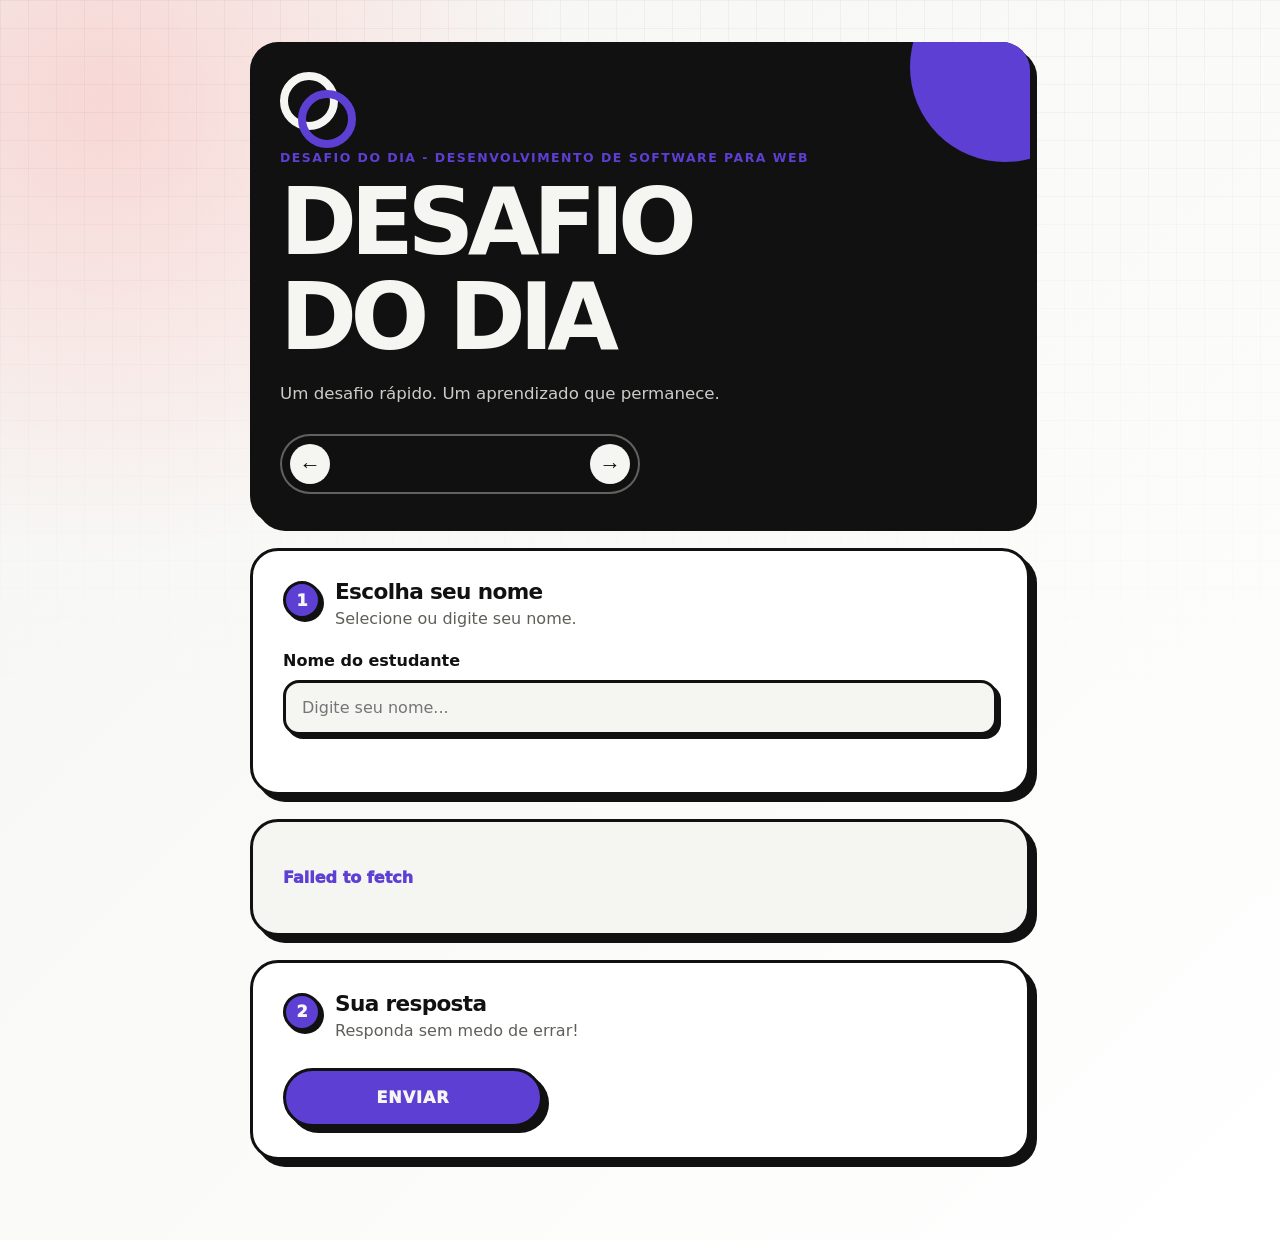
<file: index.html>
<!doctype html>
<html lang="pt-BR">
<head>
  <meta charset="utf-8">
  <title>Desafio do Dia - Desenvolvimento de Software para Web</title>
  <meta name="viewport" content="width=device-width, initial-scale=1">
  <link rel="stylesheet" href="./style.css">
  <style>
    
  </style>
</head>
<body>
  <main class="app-shell">
    <section class="hero">
      <div class="brand-mark" aria-hidden="true">
        <span></span>
        <span></span>
      </div>

      <p class="eyebrow">Desafio do Dia - Desenvolvimento de Software para Web</p>
      <h1>Desafio do Dia</h1>
      <p class="subtitle">
        Um desafio rápido. Um aprendizado que permanece.
      </p>

      <div class="challenge-date-nav" aria-label="Navegação entre os dias">
        <button type="button" class="date-arrow" id="previous-day" aria-label="Dia anterior">&#8592;</button>
        <time id="challenge-date" datetime=""></time>
        <button type="button" class="date-arrow" id="next-day" aria-label="Próximo dia">&#8594;</button>
      </div>
    </section>

    <section class="student-card">
      <div class="section-heading">
        <span class="step-badge">1</span>
        <div>
          <h2>Escolha seu nome</h2>
          <p>Selecione ou digite seu nome.</p>
        </div>
      </div>

      <label for="student-input">Nome do estudante</label>
      <input id="student-input" type="text" autocomplete="off" placeholder="Digite seu nome...">
      <ul id="student-suggestions" class="suggestions"></ul>
      <p id="student-status" class="hint"></p>
    </section>

    <section id="challenge" class="challenge-card"></section>

    <section class="answer-card">
      <div class="section-heading">
        <span class="step-badge">2</span>
        <div>
          <h2>Sua resposta</h2>
          <p>Responda sem medo de errar!</p>
        </div>
      </div>

      <form id="response-form"></form>
      <div id="form-message" class="form-message hidden" role="status" aria-live="polite"></div>
      <button id="submit-button" type="button">Enviar</button>
    </section>

    <section id="feedback" class="feedback-card hidden"></section>
  </main>

  <script type="module" src="./app.js"></script>
</body>
</html>
</file>
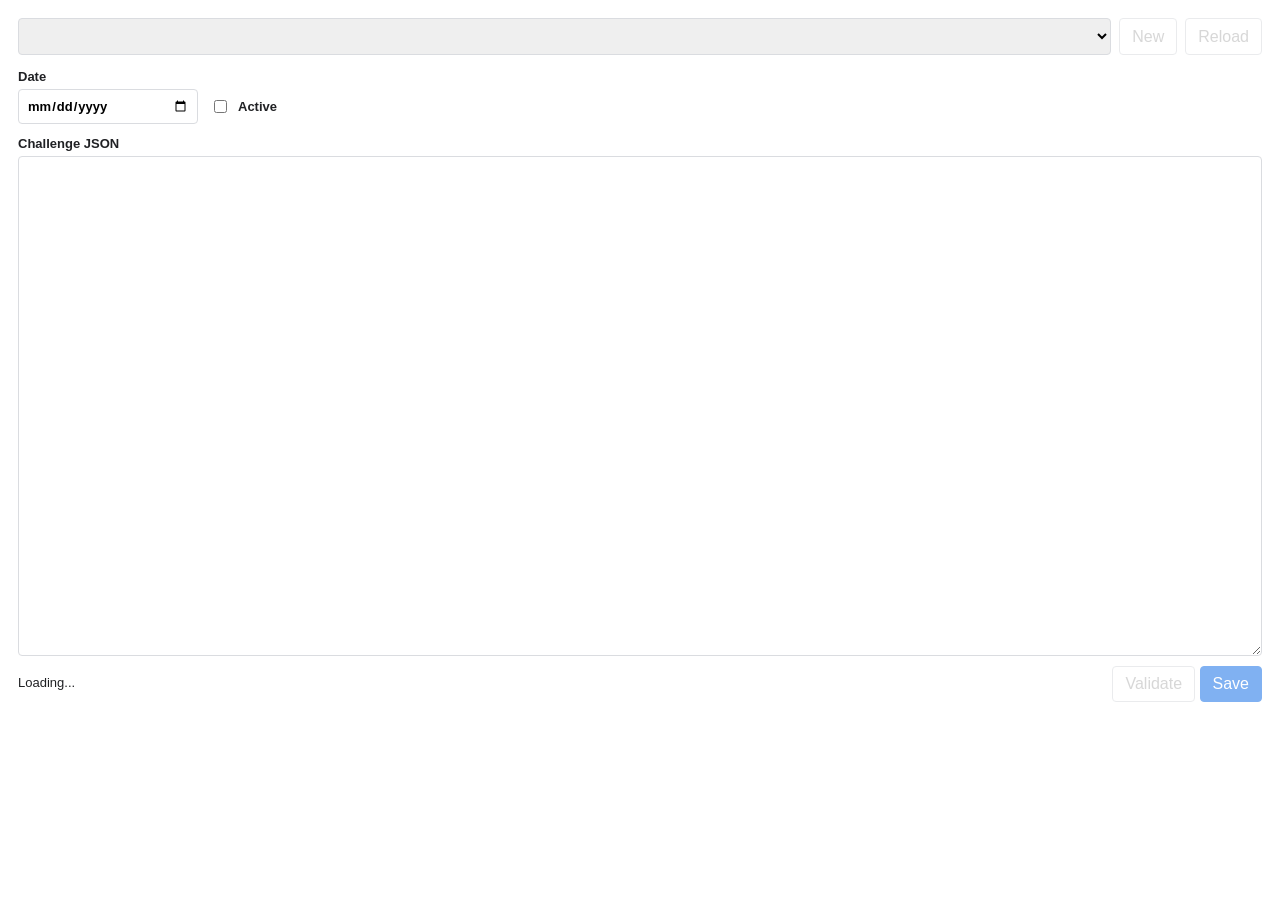
<file: backend/ChallengeEditor.html>
<!doctype html>
<html>
<head>
  <base target="_top">
  <style>
    * { box-sizing: border-box; }
    body { font-family: Arial, sans-serif; margin: 0; padding: 18px; color: #202124; }
    .toolbar { display: grid; grid-template-columns: 1fr auto auto; gap: 8px; margin-bottom: 14px; }
    .meta { display: grid; grid-template-columns: 180px 1fr; gap: 12px; align-items: end; margin-bottom: 12px; }
    label { display: grid; gap: 5px; font-size: 13px; font-weight: 600; }
    select, input, textarea, button { font: inherit; }
    select, input[type="date"] { width: 100%; padding: 8px; border: 1px solid #dadce0; border-radius: 4px; }
    .active-field { display: flex; align-items: center; gap: 8px; padding-bottom: 8px; }
    textarea { width: 100%; height: 500px; resize: vertical; padding: 10px; border: 1px solid #dadce0; border-radius: 4px; font-family: ui-monospace, SFMono-Regular, Menlo, Consolas, monospace; font-size: 12px; line-height: 1.45; }
    button { padding: 8px 12px; border: 1px solid #dadce0; border-radius: 4px; background: #fff; cursor: pointer; }
    button.primary { background: #1a73e8; color: #fff; border-color: #1a73e8; }
    button:disabled { opacity: .55; cursor: default; }
    .footer { display: flex; align-items: center; justify-content: space-between; gap: 12px; margin-top: 10px; }
    #status { font-size: 13px; min-height: 18px; }
    .success { color: #137333; }
    .error { color: #b3261e; }
  </style>
</head>
<body>
  <div class="toolbar">
    <select id="challenge-select" aria-label="Challenge"></select>
    <button id="new-button" type="button">New</button>
    <button id="reload-button" type="button">Reload</button>
  </div>

  <div class="meta">
    <label>
      Date
      <input id="date-input" type="date">
    </label>
    <label class="active-field">
      <input id="active-input" type="checkbox">
      Active
    </label>
  </div>

  <label>
    Challenge JSON
    <textarea id="json-input" spellcheck="false"></textarea>
  </label>

  <div class="footer">
    <div id="status"></div>
    <div>
      <button id="validate-button" type="button">Validate</button>
      <button id="save-button" class="primary" type="button">Save</button>
    </div>
  </div>

  <script>
    let rows = [];
    let templateJson = '';
    let currentRowNumber = 0;

    const select = document.getElementById('challenge-select');
    const dateInput = document.getElementById('date-input');
    const activeInput = document.getElementById('active-input');
    const jsonInput = document.getElementById('json-input');
    const status = document.getElementById('status');
    const saveButton = document.getElementById('save-button');

    function setStatus(message, type) {
      status.textContent = message || '';
      status.className = type || '';
    }

    function setBusy(busy) {
      saveButton.disabled = busy;
      document.getElementById('validate-button').disabled = busy;
      document.getElementById('reload-button').disabled = busy;
      document.getElementById('new-button').disabled = busy;
    }

    function formatJson(text) {
      try {
        return JSON.stringify(JSON.parse(text), null, 2);
      } catch (error) {
        return text;
      }
    }

    function renderSelect() {
      select.innerHTML = '<option value="">New challenge</option>' + rows.map(row => {
        const label = row.title || row.label || row.challenge_key || `Row ${row.row_number}`;
        const date = row.date ? ` | ${row.date}` : '';
        return `<option value="${row.row_number}">${escapeHtml(label + date)}</option>`;
      }).join('');
    }

    function escapeHtml(value) {
      return String(value ?? '')
        .replaceAll('&', '&amp;')
        .replaceAll('<', '&lt;')
        .replaceAll('>', '&gt;')
        .replaceAll('"', '&quot;')
        .replaceAll("'", '&#039;');
    }

    function loadRow(rowNumber) {
      const row = rows.find(item => item.row_number === Number(rowNumber));

      if (!row) {
        currentRowNumber = 0;
        dateInput.value = '';
        activeInput.checked = true;
        jsonInput.value = templateJson;
        select.value = '';
        setStatus('New challenge.', '');
        return;
      }

      currentRowNumber = row.row_number;
      dateInput.value = row.date || '';
      activeInput.checked = row.active;
      jsonInput.value = formatJson(row.challenge_json);
      select.value = String(row.row_number);
      setStatus(`Editing row ${row.row_number}.`, '');
    }

    function loadData(preferredRowNumber) {
      setBusy(true);
      setStatus('Loading...', '');

      google.script.run
        .withSuccessHandler(data => {
          rows = data.rows || [];
          templateJson = data.template_json || '{}';
          renderSelect();
          setBusy(false);
          loadRow(preferredRowNumber || 0);
        })
        .withFailureHandler(error => {
          setBusy(false);
          setStatus(error.message || String(error), 'error');
        })
        .getChallengeEditorData();
    }

    function validateJson() {
      setBusy(true);
      setStatus('Validating...', '');

      google.script.run
        .withSuccessHandler(result => {
          setBusy(false);
          if (!result.success) {
            setStatus(result.error, 'error');
            return;
          }

          jsonInput.value = formatJson(jsonInput.value);
          setStatus(`Valid: ${result.summary.challenge_id} v${result.summary.version}.`, 'success');
        })
        .withFailureHandler(error => {
          setBusy(false);
          setStatus(error.message || String(error), 'error');
        })
        .validateChallengeJson(jsonInput.value);
    }

    function saveChallenge() {
      setBusy(true);
      setStatus('Saving...', '');

      google.script.run
        .withSuccessHandler(result => {
          setStatus('Saved.', 'success');
          loadData(result.row_number);
        })
        .withFailureHandler(error => {
          setBusy(false);
          setStatus(error.message || String(error), 'error');
        })
        .saveChallengeFromEditor({
          row_number: currentRowNumber,
          date: dateInput.value,
          active: activeInput.checked,
          challenge_json: jsonInput.value
        });
    }

    select.addEventListener('change', () => loadRow(select.value));
    document.getElementById('new-button').addEventListener('click', () => loadRow(0));
    document.getElementById('reload-button').addEventListener('click', () => loadData(currentRowNumber));
    document.getElementById('validate-button').addEventListener('click', validateJson);
    document.getElementById('save-button').addEventListener('click', saveChallenge);

    loadData(0);
  </script>
</body>
</html>
</file>
<file: style.css>
:root {
  --black: #111111;
  --red: #ff4d4d;
  --purple: #5d3fd3;
  --cream: #f5f5f2;

  --surface: #ffffff;
  --surface-soft: #fffafa;
  --text: #111111;
  --muted: #5f5f5a;
  --border: #deded8;

  --code-bg: #111111;
  --code-text: #f5f5f2;

  --radius-xl: 28px;
  --radius-lg: 22px;
  --radius-md: 16px;

  --shadow-solid: 7px 7px 0 #111111;
  --shadow-soft: 0 18px 45px rgba(17, 17, 17, 0.16);
}

* {
  box-sizing: border-box;
}

body {
  margin: 0;
  font-family:
    Inter,
    ui-sans-serif,
    system-ui,
    -apple-system,
    BlinkMacSystemFont,
    "Segoe UI",
    sans-serif;
  background:
    radial-gradient(circle at 8% 8%, rgba(255, 77, 77, 0.18), transparent 28%),
    linear-gradient(135deg, var(--cream) 0%, #ffffff 100%);
  color: var(--text);
}

body::before {
  content: "";
  position: fixed;
  inset: 0;
  pointer-events: none;
  background-image:
    linear-gradient(rgba(17, 17, 17, 0.035) 1px, transparent 1px),
    linear-gradient(90deg, rgba(17, 17, 17, 0.035) 1px, transparent 1px);
  background-size: 28px 28px;
  mask-image: linear-gradient(to bottom, black, transparent 80%);
}

.app-shell {
  width: min(780px, calc(100% - 28px));
  margin: 0 auto;
  padding: 28px 0 56px;
  position: relative;
}

.hero {
  position: relative;
  background: var(--black);
  color: var(--cream);
  border-radius: var(--radius-xl);
  padding: 30px 24px 34px;
  margin-bottom: 24px;
  box-shadow: var(--shadow-solid);
  overflow: hidden;
}

.hero::after {
  content: "";
  position: absolute;
  width: 190px;
  height: 190px;
  border-radius: 50%;
  right: -70px;
  top: -70px;
  background: var(--purple);
}

.brand-mark {
  position: relative;
  z-index: 1;
  width: 58px;
  height: 58px;
  margin-bottom: 20px;
}

.brand-mark span {
  position: absolute;
  inset: 0;
  border-radius: 999px;
  border: 8px solid var(--cream);
}

.brand-mark span:nth-child(2) {
  transform: translate(18px, 18px);
  border-color: var(--purple);
}

.eyebrow {
  position: relative;
  z-index: 1;
  margin: 0 0 10px;
  color: var(--purple);
  font-weight: 900;
  text-transform: uppercase;
  letter-spacing: 0.12em;
  font-size: 0.78rem;
}

h1,
h2 {
  margin: 0;
  line-height: 1.02;
}

h1 {
  position: relative;
  z-index: 1;
  max-width: 8ch;
  font-size: clamp(3rem, 17vw, 5.8rem);
  letter-spacing: -0.07em;
  text-transform: uppercase;
}

.subtitle {
  position: relative;
  z-index: 1;
  max-width: 42ch;
  margin: 18px 0 0;
  color: rgba(245, 245, 242, 0.82);
  font-size: 1.04rem;
  line-height: 1.45;
}

.student-card,
.challenge-card,
.answer-card,
.feedback-card {
  background: var(--surface);
  border: 3px solid var(--black);
  border-radius: var(--radius-xl);
  box-shadow: var(--shadow-solid);
  padding: 22px;
  margin-bottom: 24px;
}

.section-heading {
  display: flex;
  gap: 14px;
  align-items: flex-start;
  margin-bottom: 20px;
}

.section-heading h2 {
  font-size: 1.35rem;
  letter-spacing: -0.03em;
}

.section-heading p {
  margin: 5px 0 0;
  color: var(--muted);
  line-height: 1.4;
}

.step-badge {
  display: grid;
  place-items: center;
  flex: 0 0 auto;
  width: 38px;
  height: 38px;
  border-radius: 50%;
  background: var(--purple);
  color: var(--cream);
  border: 3px solid var(--black);
  box-shadow: 3px 3px 0 var(--black);
  font-weight: 950;
}

.student-card label,
.field-group > span,
legend {
  display: block;
  font-weight: 900;
  margin-bottom: 10px;
}

input[type="text"],
textarea {
  width: 100%;
  border: 3px solid var(--black);
  border-radius: var(--radius-md);
  padding: 15px 16px;
  font: inherit;
  color: var(--text);
  background: var(--cream);
  box-shadow: 4px 4px 0 var(--black);
}

textarea {
  resize: vertical;
  min-height: 140px;
}

input[type="text"]:focus,
textarea:focus {
  outline: 4px solid rgba(255, 77, 77, 0.28);
}

.suggestions {
  list-style: none;
  padding: 0;
  margin: 12px 0 0;
  display: grid;
  gap: 8px;
}

.suggestions button {
  width: 100%;
  text-align: left;
  border: 3px solid var(--black);
  background: #ffffff;
  border-radius: 14px;
  padding: 12px 14px;
  cursor: pointer;
  font: inherit;
  font-weight: 800;
  box-shadow: 3px 3px 0 var(--black);
}

.suggestions button:hover {
  background: var(--purple);
  color: var(--cream);
}

.hint {
  color: var(--muted);
  font-size: 0.92rem;
  line-height: 1.4;
}

.challenge-card {
  background: var(--cream);
}

.challenge-header {
  position: relative;
  margin-bottom: 22px;
  padding-bottom: 20px;
  border-bottom: 3px solid var(--black);
}

.challenge-header::before {
  content: "2";
  position: absolute;
  right: 0;
  top: 0;
  display: grid;
  place-items: center;
  width: 42px;
  height: 42px;
  border-radius: 50%;
  background: var(--purple);
  color: var(--cream);
  border: 3px solid var(--black);
  box-shadow: 3px 3px 0 var(--black);
  font-weight: 950;
}

.daily-label {
  margin: 0 0 8px;
  color: var(--purple);
  font-weight: 950;
  text-transform: uppercase;
  letter-spacing: 0.11em;
  font-size: 0.76rem;
}

.challenge-header h2 {
  max-width: calc(100% - 58px);
  font-size: clamp(1.75rem, 8vw, 3.2rem);
  letter-spacing: -0.06em;
}

.tags {
  display: flex;
  flex-wrap: wrap;
  gap: 9px;
  margin-top: 16px;
}

.tags span {
  background: var(--black);
  color: var(--cream);
  border-radius: 999px;
  padding: 7px 11px;
  font-size: 0.8rem;
  font-weight: 900;
  /* text-transform: uppercase; */
  letter-spacing: 0.04em;
}

.tags span:last-child {
  background: var(--purple);
}

.text-block {
  font-size: 1.04rem;
  line-height: 1.65;
  margin: 16px 0;
}

.question-block {
  margin: 24px 0 18px;
  padding: 20px;
  border: 3px solid var(--black);
  border-radius: var(--radius-lg);
  background: #ffffff;
  color: var(--text);
  box-shadow: 6px 6px 0 var(--black);
}

.question-label {
  display: inline-block;
  margin-bottom: 12px;
  color: var(--cream);
  background: var(--purple);
  border: 3px solid var(--black);
  border-radius: 999px;
  padding: 5px 10px;
  font-size: 0.72rem;
  font-weight: 950;
  text-transform: uppercase;
  letter-spacing: 0.08em;
  box-shadow: 3px 3px 0 var(--black);
}


.question-block p {
  margin: 0;
  font-size: 1.22rem;
  line-height: 1.45;
  font-weight: 850;
}

.code-block {
  margin: 20px 0;
  overflow: hidden;
  border: 3px solid var(--black);
  border-radius: var(--radius-lg);
  background: var(--code-bg);
  color: var(--code-text);
  box-shadow: 5px 5px 0 var(--black);
}

.code-block figcaption {
  padding: 11px 14px;
  color: var(--cream);
  background: var(--purple);
  border-bottom: 3px solid var(--black);
  font-size: 0.82rem;
  font-weight: 950;
  text-transform: uppercase;
  letter-spacing: 0.08em;
}

pre {
  margin: 0;
  padding: 18px;
  overflow-x: auto;
}

code {
  font-family:
    ui-monospace,
    SFMono-Regular,
    Menlo,
    Monaco,
    Consolas,
    monospace;
  font-size: 0.94rem;
  line-height: 1.55;
}

.callout {
  border-radius: var(--radius-lg);
  background: #ffffff;
  border: 3px dashed var(--black);
  padding: 15px 16px;
  margin: 18px 0;
  line-height: 1.5;
  box-shadow: 4px 4px 0 rgba(17, 17, 17, 0.35);
  font-weight: 700;
  color: var(--text);
}

.callout-reflection {
  background: #ffffff;
}

.image-block {
  margin: 20px 0;
  border: 3px solid var(--black);
  border-radius: var(--radius-lg);
  overflow: hidden;
  background: #ffffff;
  box-shadow: 5px 5px 0 var(--black);
}

.image-block img {
  display: block;
  width: 100%;
}

.image-block figcaption {
  padding: 12px 14px;
  color: var(--muted);
  font-weight: 700;
}

.field-group {
  border: 0;
  padding: 0;
  margin: 0 0 24px;
}

.choice-grid {
  display: grid;
  gap: 12px;
}

.choice-card {
  display: flex;
  gap: 12px;
  align-items: center;
  border: 3px solid var(--black);
  border-radius: var(--radius-md);
  padding: 15px;
  cursor: pointer;
  background: var(--cream);
  box-shadow: 4px 4px 0 var(--black);
  font-weight: 850;
}

.choice-card:hover {
  background: #ffffff;
  transform: translate(-1px, -1px);
}

.choice-card:has(input:checked) {
  background: var(--purple);
  color: var(--cream);
}

.choice-card input {
  accent-color: var(--purple);
}

.answer-card form {
  margin-bottom: 22px;
}

#submit-button {
  width: 100%;
  margin-top: 4px;
  border: 3px solid var(--black);
  background: var(--purple);
  color: var(--cream);
  font: inherit;
  font-weight: 950;
  text-transform: uppercase;
  letter-spacing: 0.06em;
  border-radius: 999px;
  padding: 17px 22px;
  cursor: pointer;
  box-shadow: 6px 6px 0 var(--black);
}

#submit-button:hover {
  transform: translate(-2px, -2px);
  box-shadow: 8px 8px 0 var(--black);
}

#submit-button:active {
  transform: translate(2px, 2px);
  box-shadow: 3px 3px 0 var(--black);
}

.feedback-card {
  background: var(--black);
  color: var(--cream);
}

.feedback-card h2 {
  color: var(--purple);
  font-size: 2rem;
  text-transform: uppercase;
  letter-spacing: -0.04em;
}

.feedback-card p {
  line-height: 1.6;
}

.feedback-card .code-block {
  border-color: var(--cream);
  box-shadow: 5px 5px 0 var(--purple);
}

.feedback-card .code-block figcaption {
  border-bottom-color: var(--cream);
}

.feedback-card .text-block {
  color: var(--cream);
}


.feedback-card h2 {
  color: #fff7ed;
}

.feedback-card p {
  color: #fff7ed;
}

.feedback-card .answer-status p {
  color: inherit;
}

.feedback-card .answer-correct {
  border: 1px solid #22c55e;
  background: #f0fdf4;
  color: #14532d;
}

.feedback-card .answer-incorrect {
  border: 1px solid #f97316;
  background: #fff7ed;
  color: #7c2d12;
}

.feedback-card .answer-status-label {
  color: inherit;
  font-weight: 700;
}

.feedback-card .answer-status strong {
  color: inherit;
}

.next-challenge-message {
  margin-top: 1.5rem;
  padding: 1rem;
  border-radius: 1rem;
  background: rgba(255, 255, 255, 0.08);
  border: 1px solid rgba(255, 255, 255, 0.18);
}

.next-challenge-message h3 {
  margin: 0 0 0.4rem;
  color: #fff7ed;
  font-size: 1rem;
}

.next-challenge-message p {
  margin: 0;
  color: #fff7ed;
}

.after-submission {
  margin-top: 22px;
  padding-top: 18px;
  border-top: 2px solid rgba(245, 245, 242, 0.25);
}

.hidden {
  display: none;
}

.error {
  color: var(--purple);
  font-weight: 950;
}

@media (min-width: 720px) {
  .app-shell {
    padding-top: 42px;
  }

  .hero,
  .student-card,
  .challenge-card,
  .answer-card,
  .feedback-card {
    padding: 30px;
  }

  .choice-grid {
    grid-template-columns: repeat(2, 1fr);
  }

  #submit-button {
    width: auto;
    min-width: 260px;
  }
}


.choice-card {
  display: flex;
  gap: 0.5rem;
  align-items: flex-start;
}

.choice-option-letter {
  flex: 0 0 auto;
  font-weight: 700;
}

.choice-option-text {
  flex: 1;
}

.answer-status {
  margin: 1rem 0;
  padding: 1rem;
  border-radius: 0.75rem;
  line-height: 1.45;
}

.answer-status-label {
  margin-top: 0;
  margin-bottom: 0.35rem;
  font-weight: 700;
}

.answer-correct {
  border: 1px solid #22c55e;
  background: #f0fdf4;
}

.answer-incorrect {
  border: 1px solid #f97316;
  background: #fff7ed;
}

.answer-status strong {
  color: inherit;
}

.answer-correct .answer-status-label {
  color: #166534;
}

.answer-incorrect .answer-status-label {
  color: #9a3412;
}

.form-message {
  margin: 1rem 0;
  padding: 0.85rem 1rem;
  border-radius: 0.75rem;
  font-size: 0.95rem;
  line-height: 1.4;
}

.form-message-error {
  border: 1px solid #fdba74;
  background: #fff7ed;
}

.form-message-info {
  border: 1px solid #bfdbfe;
  background: #eff6ff;
}

.form-message-success {
  border: 1px solid #86efac;
  background: #f0fdf4;
}

.hidden {
  display: none;
}

.challenge-date-nav {
      position: relative;
      z-index: 1;
      display: flex;
      align-items: center;
      justify-content: space-between;
      gap: 12px;
      max-width: 360px;
      margin-top: 28px;
      padding: 8px;
      border: 2px solid rgba(245, 245, 242, 0.35);
      border-radius: 999px;
      background: rgba(17, 17, 17, 0.55);
}

.challenge-date-nav time {
  flex: 1;
  text-align: center;
  color: var(--cream);
  font-weight: 800;
  text-transform: capitalize;
}

.date-arrow {
  width: 40px;
  height: 40px;
  border: 0;
  border-radius: 50%;
  background: var(--cream);
  color: var(--black);
  font-size: 1.35rem;
  line-height: 1;
  cursor: pointer;
}

.date-arrow:hover,
.date-arrow:focus-visible {
  background: var(--purple);
  color: var(--cream);
}
</file>
